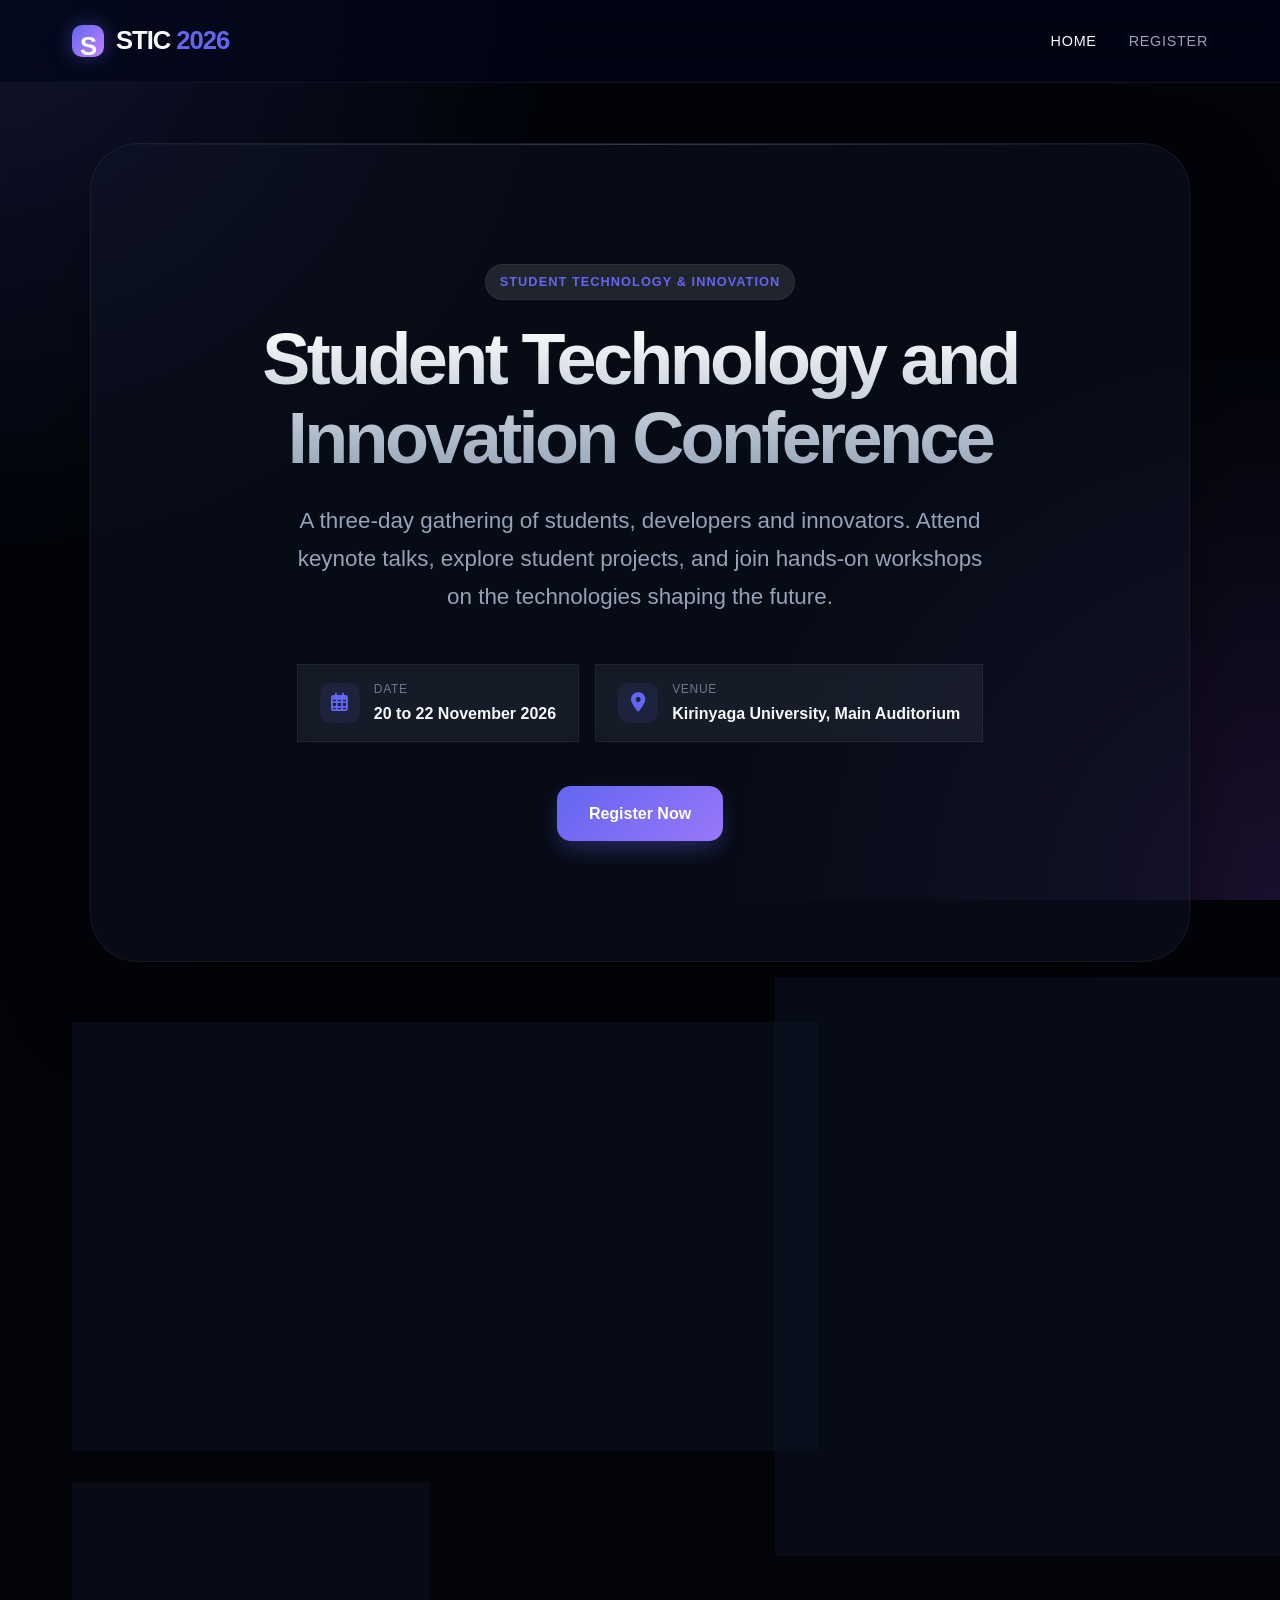
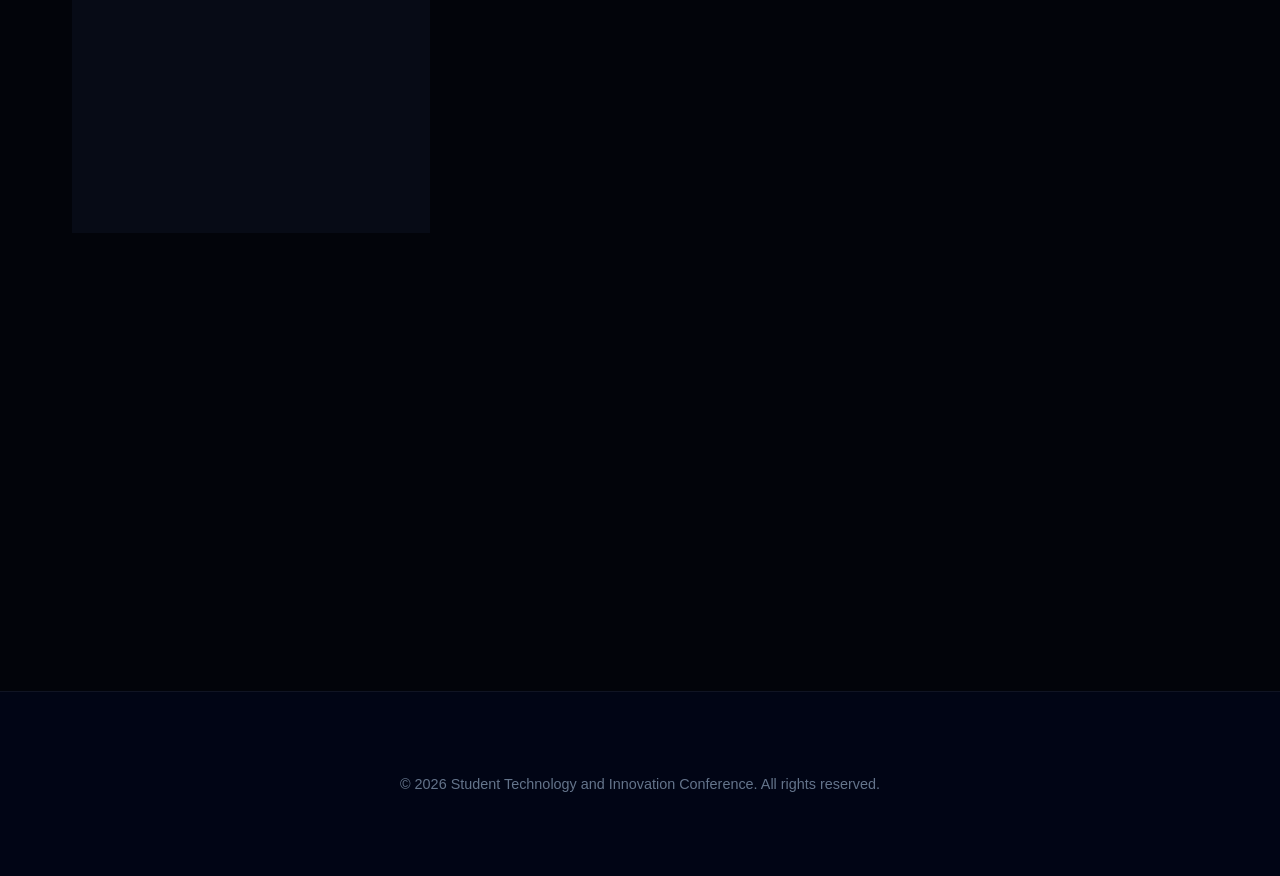
<file: CT100_G_24900_ConferenceProject/index.html>
<!DOCTYPE html>
<html lang="en">

<head>
  <meta charset="UTF-8">
  <meta name="viewport" content="width=device-width, initial-scale=1.0">
  <title>Student Technology and Innovation Conference</title>
  <link rel="stylesheet" href="https://cdnjs.cloudflare.com/ajax/libs/font-awesome/6.5.1/css/all.min.css">
  <link rel="stylesheet" href="css/style.css">
</head>

<body>
  <header class="site-header">
    <div class="container nav-bar">
      <a href="index.html" class="brand">
        <span class="brand-mark">S</span>
        <span>STIC <span class="brand-year">2026</span></span>
      </a>
      <nav class="nav-links">
        <a href="index.html" class="active">Home</a>
        <a href="register.html">Register</a>
      </nav>
    </div>
  </header>

  <main class="container">
    <!-- Hero section: conference name, description, date, venue -->
    <section class="hero">
      <span class="eyebrow">Student Technology & Innovation</span>
      <h1>Student Technology and Innovation Conference</h1>
      <p class="hero-text">
        A three-day gathering of students, developers and innovators.
        Attend keynote talks, explore student projects, and join hands-on
        workshops on the technologies shaping the future.
      </p>
      <div class="event-chips">
        <div class="chip">
          <span class="chip-icon"><i class="fa-regular fa-calendar-days"></i></span>
          <div>
            <small>Date</small>
            <strong>20 to 22 November 2026</strong>
          </div>
        </div>
        <div class="chip">
          <span class="chip-icon"><i class="fa-solid fa-location-dot"></i></span>
          <div>
            <small>Venue</small>
            <strong>Kirinyaga University, Main Auditorium</strong>
          </div>
        </div>
      </div>
      <a href="register.html" class="btn btn-primary">Register Now</a>
    </section>

    <!-- Quick overview of the participation options -->
    <section class="info-grid">
      <div class="info-card">
        <div class="feature-icon"><i class="fa-solid fa-microphone-lines"></i></div>
        <h2>Conference Only</h2>
        <p>Full access to keynotes, exhibitions and student project showcases.</p>
        <span class="feature-price">KSh 1,000 registration</span>
      </div>
      <div class="info-card featured">
        <span class="badge">Most popular</span>
        <div class="feature-icon"><i class="fa-solid fa-pen-to-square"></i></div>
        <h2>Workshop Participant</h2>
        <p>Everything in Conference Only, plus one hands-on workshop of your choice.</p>
        <span class="feature-price">KSh 1,750 registration + workshop</span>
      </div>
      <div class="info-card">
        <div class="feature-icon"><i class="fa-solid fa-utensils"></i></div>
        <h2>Lunch Catering</h2>
        <p>Add lunch for each conference day during registration.</p>
        <span class="feature-price">KSh 300 per day</span>
      </div>
    </section>

    <section class="cta-band">
      <div>
        <h2>Ready to join us?</h2>
        <p>Registration takes about two minutes. Your fee updates as you go.</p>
      </div>
      <a href="register.html" class="btn btn-light">Start registration</a>
    </section>
  </main>

  <footer class="site-footer">
    <p>&copy; 2026 Student Technology and Innovation Conference. All rights reserved.</p>
  </footer>
</body>

</html>
</file>
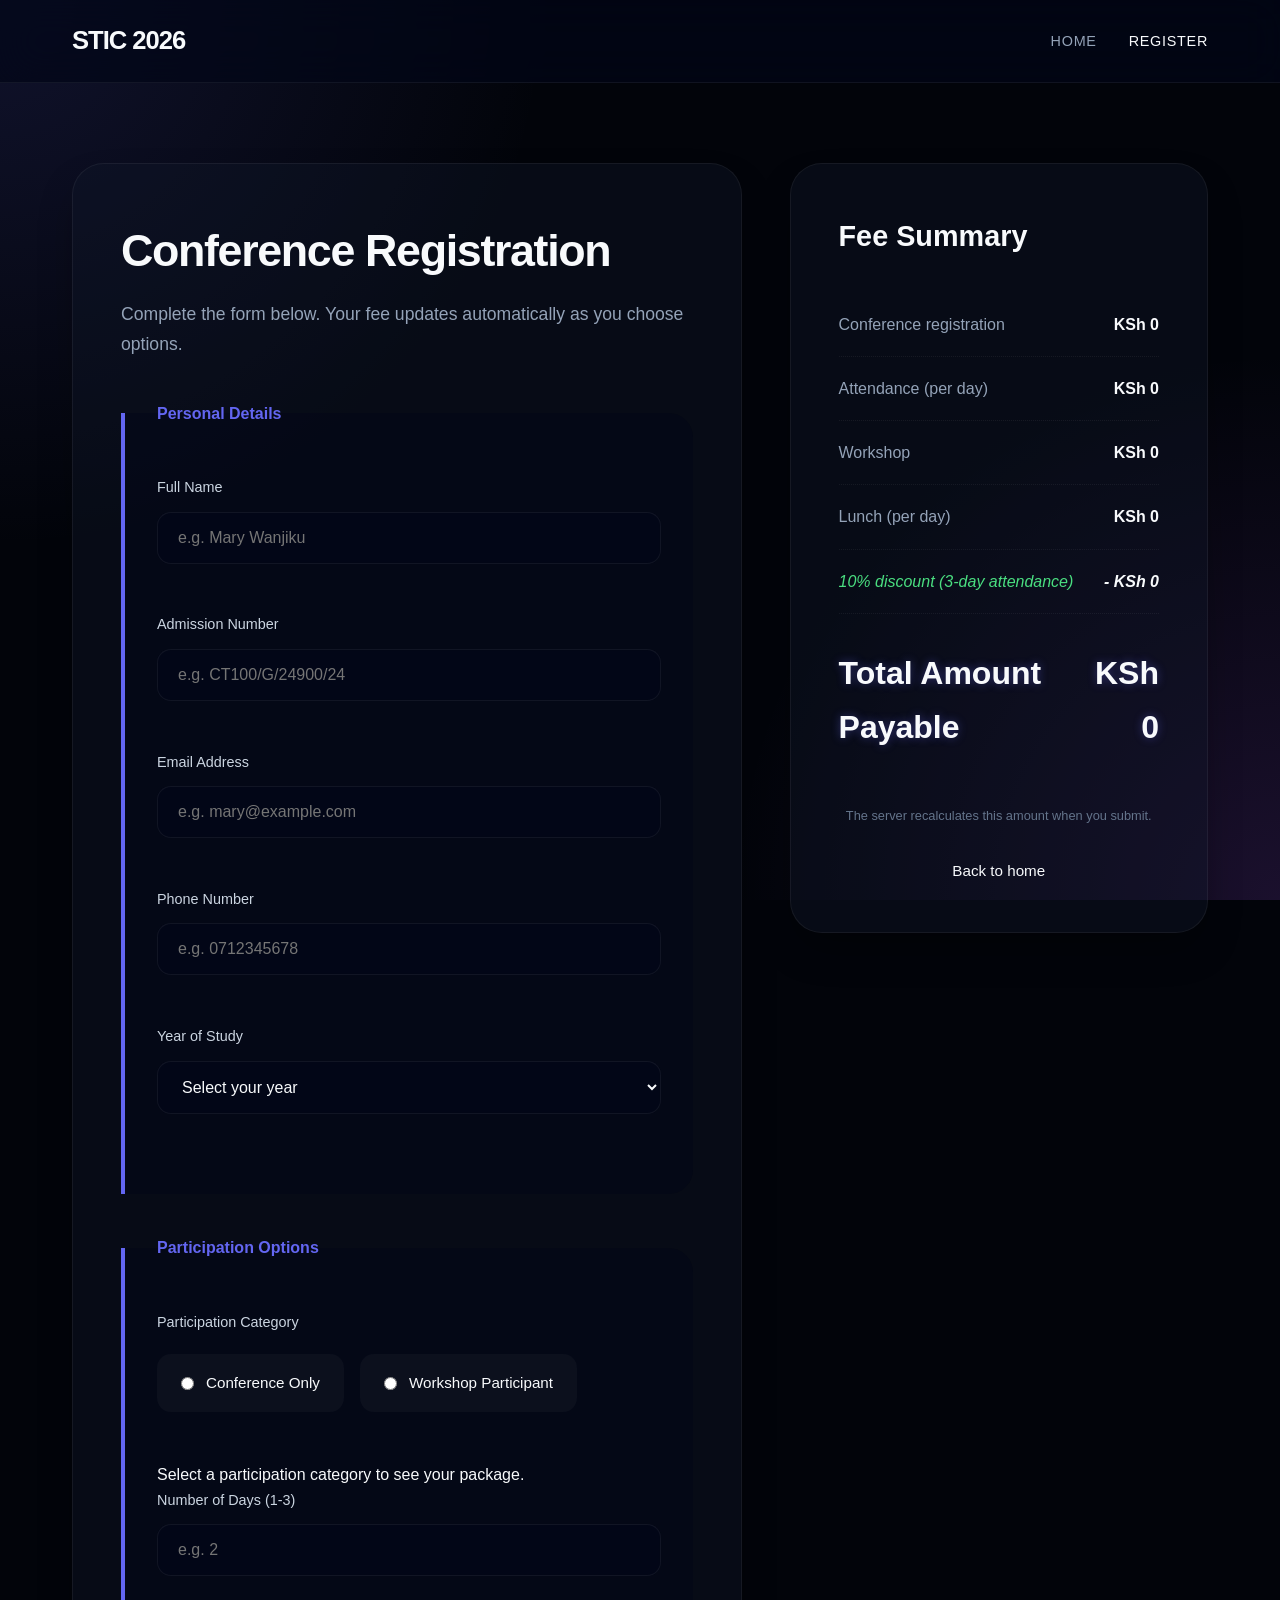
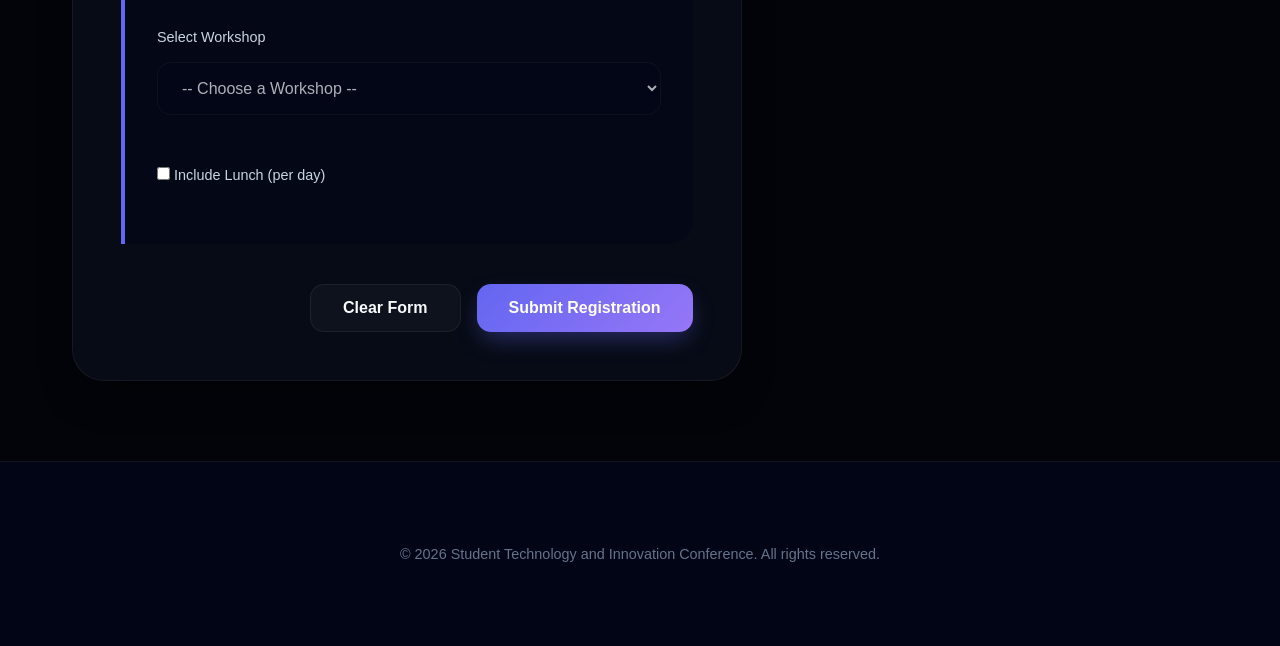
<file: CT100_G_24900_ConferenceProject/register.html>
<!DOCTYPE html>
<html lang="en">

<head>
  <meta charset="UTF-8">
  <meta name="viewport" content="width=device-width, initial-scale=1.0">
  <title>Register | Student Technology and Innovation Conference</title>
  <link rel="stylesheet" href="css/style.css">
</head>

<body>
  <header class="site-header">
    <div class="container nav-bar">
      <a href="index.html" class="brand">STIC 2026</a>
      <nav class="nav-links">
        <a href="index.html">Home</a>
        <a href="register.html" class="active">Register</a>
      </nav>
    </div>
  </header>

  <main class="container">
    <div class="register-layout">
      <!-- Registration form. novalidate turns off browser validation so script.js can  handle it -->
      <section class="form-card">
        <h1>Conference Registration</h1>
        <p class="intro">Complete the form below. Your fee updates automatically as you choose options.</p>

        <form id="registrationForm" action="process.php" method="POST" novalidate>

          <fieldset>
            <legend>Personal Details</legend>

            <div class="form-group">
              <label for="fullName">Full Name</label>
              <input type="text" id="fullName" name="fullName" placeholder="e.g. Mary Wanjiku">
              <span class="error-message" id="fullNameError"></span>
            </div>

            <div class="form-group">
              <label for="admissionNumber">Admission Number</label>
              <input type="text" id="admissionNumber" name="admissionNumber" placeholder="e.g. CT100/G/24900/24">
              <span class="error-message" id="admissionNumberError"></span>
            </div>

            <div class="form-group">
              <label for="email">Email Address</label>
              <input type="email" id="email" name="email" placeholder="e.g. mary@example.com">
              <span class="error-message" id="emailError"></span>
            </div>

            <div class="form-group">
              <label for="phone">Phone Number</label>
              <input type="tel" id="phone" name="phone" placeholder="e.g. 0712345678">
              <span class="error-message" id="phoneError"></span>
            </div>

            <div class="form-group">
              <label for="yearOfStudy">Year of Study</label>
              <select id="yearOfStudy" name="yearOfStudy">
                <option value="">Select your year</option>
                <option value="1">Year 1</option>
                <option value="2">Year 2</option>
                <option value="3">Year 3</option>
                <option value="4">Year 4</option>
              </select>
              <span class="error-message" id="yearOfStudyError"></span>
            </div>
          </fieldset>

          <fieldset>
            <legend>Participation Options</legend>

            <div class="form-group">
              <label>Participation Category</label>
              <div class="radio-group">
                <label>
                  <input type="radio" name="participationCategory" value="conferenceOnly"> Conference Only
                </label>
                <label>
                  <input type="radio" name="participationCategory" value="workshopParticipant"> Workshop Participant
                </label>
              </div>
              <span class="error-message" id="participationCategoryError"></span>
            </div>

            <div id="packageMessage" class="info-text">Select a participation category to see your package.</div>

            <div class="form-group">
              <label for="conferenceDays">Number of Days (1-3)</label>
              <input type="number" id="conferenceDays" name="conferenceDays" min="1" max="3" placeholder="e.g. 2">
              <span class="error-message" id="conferenceDaysError"></span>
            </div>

            <div class="form-group hidden" id="workshopSection">
              <label for="workshopSelect">Select Workshop</label>
              <select id="workshopSelect" name="workshopSelect" disabled>
                <option value="">-- Choose a Workshop --</option>
                <option value="web_dev">Modern Web Development</option>
                <option value="ai_ml">AI & Machine Learning</option>
                <option value="cyber_sec">Cybersecurity Essentials</option>
                <option value="cloud_comp">Cloud Computing</option>
              </select>
              <span class="error-message" id="workshopError"></span>
            </div>

            <div class="form-group checkbox-group">
              <label>
                <input type="checkbox" id="lunchOption" name="lunchOption"> Include Lunch (per day)
              </label>
            </div>
          </fieldset>

          <!-- Sent to process.php so the server can compare it with its own calculation -->
          <input type="hidden" id="clientTotal" name="clientTotal" value="0">

          <div class="button-row">
            <button type="reset" id="resetButton" class="btn btn-secondary">Clear Form</button>
            <button type="submit" class="btn btn-primary">Submit Registration</button>
          </div>
        </form>
      </section>

      <!-- Fee summary, updated by calculateFee() in the script.js -->
      <aside class="fee-card">
        <h2>Fee Summary</h2>
        <table class="fee-table">
          <tr>
            <td>Conference registration</td>
            <td id="feeRegistration">KSh 0</td>
          </tr>
          <tr>
            <td>Attendance (per day)</td>
            <td id="feeAttendance">KSh 0</td>
          </tr>
          <tr>
            <td>Workshop</td>
            <td id="feeWorkshop">KSh 0</td>
          </tr>
          <tr>
            <td>Lunch (per day)</td>
            <td id="feeMeals">KSh 0</td>
          </tr>
          <tr class="discount-row">
            <td>10% discount (3-day attendance)</td>
            <td id="feeDiscount">KSh 0</td>
          </tr>
          <tr class="total-row">
            <td>Total Amount Payable</td>
            <td id="feeTotal">KSh 0</td>
          </tr>
        </table>
        <p class="fee-note">The server recalculates this amount when you submit.</p>
        <a href="index.html" class="back-link">Back to home</a>
      </aside>
    </div>
  </main>

  <footer class="site-footer">
    <p>&copy; 2026 Student Technology and Innovation Conference. All rights reserved.</p>
  </footer>

  <script src="js/script.js"></script>
</body>

</html>
</file>
<file: CT100_G_24900_ConferenceProject/css/style.css>
* {
  margin: 0;
  padding: 0;
  box-sizing: border-box;
}

@keyframes fadeIn {
  from { opacity: 0; transform: translateY(20px); }
  to { opacity: 1; transform: translateY(0); }
}

@keyframes shimmer {
  0% { background-position: -200% 0; }
  100% { background-position: 200% 0; }
}

body {
  font-family: 'Inter', -apple-system, BlinkMacSystemFont, 'Segoe UI', Roboto, sans-serif;
  background-color: #02040a;
  background-image:
    radial-gradient(circle at 0% 0%, rgba(99, 102, 241, 0.15) 0%, transparent 35%),
    radial-gradient(circle at 100% 100%, rgba(168, 85, 247, 0.15) 0%, transparent 35%);
  background-attachment: fixed;
  color: #f8fafc;
  line-height: 1.7;
  -webkit-font-smoothing: antialiased;
  overflow-x: hidden;
}

main.container {
  animation: fadeIn 0.8s cubic-bezier(0.23, 1, 0.32, 1) forwards;
}

.container {
  max-width: 1200px;
  margin: 0 auto;
  padding: 0 2rem;
}

a {
  color: #6366f1;
  text-decoration: none;
  transition: all 0.3s ease;
}

/* --- Header & Navigation --- */
.site-header {
  background-color: rgba(2, 6, 23, 0.7);
  backdrop-filter: blur(20px);
  -webkit-backdrop-filter: blur(20px);
  padding: 1.2rem 0;
  position: sticky;
  top: 0;
  z-index: 1000;
  border-bottom: 1px solid rgba(255, 255, 255, 0.06);
}

.nav-bar {
  display: flex;
  justify-content: space-between;
  align-items: center;
}

.brand {
  color: #f8fafc;
  font-size: 1.6rem;
  font-weight: 800;
  letter-spacing: -0.04em;
  display: flex;
  align-items: center;
  gap: 12px;
}

.brand-mark {
  display: grid;
  place-items: center;
  width: 32px;
  height: 32px;
  border-radius: 10px;
  background: linear-gradient(135deg, #6366f1, #c084fc);
  color: #fff;
  font-weight: 800;
  box-shadow: 0 0 20px rgba(99, 102, 241, 0.4);
}

.brand-year {
  color: #6366f1;
}

.nav-links {
  display: flex;
  gap: 32px;
}

.nav-links a {
  color: #94a3b8;
  font-weight: 500;
  font-size: 0.9rem;
  text-transform: uppercase;
  letter-spacing: 0.05em;
  transition: color 0.3s ease;
}

.nav-links a.active {
  color: #f8fafc;
}

.nav-links a:hover {
  color: #6366f1;
}

/* --- Buttons --- */
.btn {
  display: inline-flex;
  align-items: center;
  justify-content: center;
  padding: 14px 32px;
  border: none;
  border-radius: 14px;
  font-size: 1rem;
  font-weight: 600;
  cursor: pointer;
  transition: all 0.4s cubic-bezier(0.23, 1, 0.32, 1);
  gap: 8px;
}

.btn-primary {
  background: linear-gradient(135deg, #6366f1, #c084fc);
  background-size: 200% auto;
  color: #ffffff;
  box-shadow: 0 10px 25px -5px rgba(99, 102, 241, 0.4);
  animation: shimmer 4s linear infinite;
}

.btn-primary:hover {
  transform: translateY(-3px) scale(1.02);
  box-shadow: 0 15px 30px -5px rgba(99, 102, 241, 0.4);
  filter: brightness(1.1);
}

.btn-secondary {
  background: rgba(255, 255, 255, 0.03);
  color: #f8fafc;
  border: 1px solid rgba(255, 255, 255, 0.06);
}

.btn-secondary:hover {
  background: rgba(255, 255, 255, 0.08);
  border-color: #94a3b8;
}

/* --- Home Page --- */
.hero {
  text-align: center;
  padding: 120px 40px;
  margin: 60px auto;
  background: rgba(15, 23, 42, 0.4);
  backdrop-filter: blur(20px);
  -webkit-backdrop-filter: blur(20px);
  border-radius: 48px;
  border: 1px solid rgba(255, 255, 255, 0.06);
  box-shadow: 0 40px 100px -20px rgba(0, 0, 0, 0.5);
  max-width: 1100px;
  position: relative;
  overflow: hidden;
}

.hero::before {
  content: '';
  position: absolute;
  top: 0; left: 0; right: 0; height: 1px;
  background: linear-gradient(to right, transparent, rgba(255, 255, 255, 0.2), transparent);
  pointer-events: none;
}

.hero h1 {
  font-size: clamp(2.5rem, 8vw, 4.5rem);
  color: #f8fafc;
  margin-bottom: 24px;
  line-height: 1.1;
  font-weight: 800;
  letter-spacing: -0.05em;
  background: linear-gradient(to bottom, #fff, #94a3b8);
  -webkit-background-clip: text;
  -webkit-text-fill-color: transparent;
}

.hero-text {
  max-width: 700px;
  margin: 0 auto 48px;
  color: #94a3b8;
  font-size: 1.4rem;
  font-weight: 400;
}

.eyebrow {
  display: inline-block;
  padding: 6px 14px;
  border-radius: 999px;
  font-size: 0.8rem;
  font-weight: 600;
  letter-spacing: 0.08em;
  text-transform: uppercase;
  background: rgba(255, 255, 255, 0.1);
  color: #6366f1;
  margin-bottom: 20px;
  border: 1px solid rgba(255, 255, 255, 0.06);
}

.event-chips {
  display: flex;
  justify-content: center;
  flex-wrap: wrap;
  gap: 16px;
  margin-bottom: 44px;
}

.chip {
  display: flex;
  align-items: center;
  gap: 14px;
  padding: 14px 22px;
  border-radius: var(--radius-md);
  background: rgba(255, 255, 255, 0.05);
  border: 1px solid rgba(255, 255, 255, 0.06);
  backdrop-filter: blur(8px);
  -webkit-backdrop-filter: blur(8px);
  text-align: left;
  transition: all 0.3s ease;
}

.chip:hover {
  background: rgba(255, 255, 255, 0.1);
  border-color: #6366f1;
}

.chip-icon {
  display: grid;
  place-items: center;
  width: 40px;
  height: 40px;
  border-radius: 10px;
  background: rgba(99, 102, 241, 0.1);
  color: #6366f1;
  font-size: 1.2rem;
  flex-shrink: 0;
}

.chip small {
  display: block;
  font-size: 0.75rem;
  text-transform: uppercase;
  letter-spacing: 0.06em;
  opacity: 0.7;
  color: #94a3b8;
}

.chip strong {
  font-weight: 600;
  color: #f8fafc;
}

.info-grid {
  display: grid;
  grid-template-columns: repeat(3, 1fr);
  gap: 32px;
  padding: 0 0 120px;
}

.info-card {
  background: rgba(15, 23, 42, 0.4);
  backdrop-filter: blur(20px);
  -webkit-backdrop-filter: blur(20px);
  padding: 48px;
  border-radius: 32px;
  border: 1px solid rgba(255, 255, 255, 0.06);
  transition: all 0.4s cubic-bezier(0.34, 1.56, 0.64, 1);
  position: relative;
  overflow: hidden;
}

.info-card:first-child {
  grid-column: span 2;
}

.info-card:hover {
  transform: translateY(-10px) scale(1.02);
  border-color: rgba(99, 102, 241, 0.4);
  background: rgba(15, 23, 42, 0.8);
  box-shadow: 0 30px 60px -15px rgba(0, 0, 0, 0.6), 0 0 20px rgba(99, 102, 241, 0.4);
}

.feature-icon {
  width: 56px;
  height: 56px;
  display: grid;
  place-items: center;
  font-size: 1.6rem;
  border-radius: 16px;
  background: rgba(99, 102, 241, 0.1);
  color: #6366f1;
  margin-bottom: 20px;
}

.feature-price {
  display: inline-block;
  font-size: 0.85rem;
  font-weight: 600;
  color: #6366f1;
  background: rgba(99, 102, 241, 0.1);
  padding: 6px 12px;
  border-radius: 999px;
  margin-top: 16px;
}

.badge {
  position: absolute;
  top: 20px;
  right: 20px;
  font-size: 0.72rem;
  font-weight: 700;
  text-transform: uppercase;
  letter-spacing: 0.06em;
  color: #fff;
  background: #6366f1;
  padding: 5px 10px;
  border-radius: 999px;
}

.info-card.featured {
  border-color: #6366f1;
  box-shadow: 0 0 0 1px #6366f1, 0 30px 60px -15px rgba(0, 0, 0, 0.6);
}

.info-card h2 {
  font-size: 1.8rem;
  margin-bottom: 16px;
  color: #f8fafc;
  font-weight: 700;
}

.info-card p {
  color: #94a3b8;
  font-size: 1.1rem;
}

/* --- Register Page Layout --- */
.register-layout {
  display: grid;
  grid-template-columns: 1.6fr 1fr;
  gap: 48px;
  padding: 80px 0;
  align-items: start;
}

.form-card,
.fee-card,
.result-card {
  background: rgba(15, 23, 42, 0.4);
  backdrop-filter: blur(20px);
  -webkit-backdrop-filter: blur(20px);
  padding: 48px;
  border-radius: 32px;
  border: 1px solid rgba(255, 255, 255, 0.06);
  box-shadow: 0 20px 40px -10px rgba(0, 0, 0, 0.4);
}

.form-card h1,
.result-card h1 {
  color: #f8fafc;
  margin-bottom: 12px;
  font-size: 2.8rem;
  font-weight: 800;
  letter-spacing: -0.03em;
}

.intro {
  color: #94a3b8;
  margin-bottom: 40px;
  font-size: 1.1rem;
}

fieldset {
  border: none;
  border-left: 4px solid #6366f1;
  border-radius: 0 24px 24px 0;
  padding: 32px;
  margin-bottom: 40px;
  background-color: rgba(2, 6, 23, 0.4);
}

legend {
  font-weight: 700;
  color: #6366f1;
  padding: 0;
  font-size: 1rem;
  text-transform: none;
  letter-spacing: normal;
  margin-bottom: 16px;
  display: block;
}

/* --- Form Elements --- */
.form-group {
  display: flex;
  flex-direction: column;
  gap: 12px;
  margin-bottom: 24px;
}

.form-group label {
  font-weight: 500;
  color: #cbd5e1;
  font-size: 0.9rem;
}

.form-group input,
.form-group select {
  padding: 16px 20px;
  border: 1px solid rgba(255, 255, 255, 0.06);
  border-radius: 14px;
  font-size: 1rem;
  color: #f8fafc;
  background-color: rgba(2, 6, 23, 0.7);
  backdrop-filter: blur(4px);
  transition: all 0.3s ease;
}

.form-group input:focus,
.form-group select:focus {
  outline: none;
  border-color: #6366f1;
  background-color: rgba(2, 6, 23, 1);
  box-shadow: 0 0 15px rgba(99, 102, 241, 0.4);
}

.radio-group {
  display: flex;
  gap: 16px;
  flex-wrap: wrap;
  margin-top: 8px;
}

.radio-group label,
.checkbox-label {
  font-weight: 400;
  display: flex;
  align-items: center;
  gap: 12px;
  cursor: pointer;
  padding: 16px 24px;
  border: 1px solid var(--border-glass);
  border-radius: 14px;
  background: rgba(255, 255, 255, 0.03);
  transition: all 0.3s ease;
  font-size: 0.95rem;
  color: var(--text-muted);
}

.radio-group label:hover {
  background: rgba(255, 255, 255, 0.08);
  border-color: var(--text-muted);
}

.radio-group label:has(input:checked) {
  border-color: var(--primary);
  background: rgba(99, 102, 241, 0.1);
  color: var(--primary);
  font-weight: 600;
}

.error-message {
  color: #fb7185;
  font-size: 0.8rem;
  min-height: 1em;
  font-weight: 500;
}

.package-message {
  margin-top: 16px;
  padding: 20px;
  background-color: rgba(99, 102, 241, 0.1);
  border-radius: 16px;
  font-size: 0.95rem;
  color: #c7d2fe;
  border: 1px solid rgba(99, 102, 241, 0.3);
  font-weight: 500;
}

.button-row {
  display: flex;
  justify-content: flex-end;
  gap: 16px;
  margin-top: 32px;
}

/* --- Fee Summary --- */
.fee-card h2 {
  margin-bottom: 32px;
  color: var(--text-main);
  font-size: 1.8rem;
  font-weight: 800;
}

.fee-table {
  width: 100%;
  border-collapse: collapse;
  margin-bottom: 32px;
}

.fee-table td {
  padding: 18px 0;
  border-bottom: 1px dotted rgba(255, 255, 255, 0.06);
  color: #94a3b8;
  font-size: 1rem;
}

.fee-table td:last-child {
  text-align: right;
  font-weight: 600;
  color: #f8fafc;
}

.discount-row td {
  color: #4ade80;
  font-style: italic;
}

.total-row td {
  font-size: 2rem;
  color: #f8fafc;
  border-bottom: none;
  padding-top: 32px;
  font-weight: 800;
  text-shadow: 0 0 10px rgba(99, 102, 241, 0.4);
}

.fee-note {
  font-size: 0.8rem;
  color: #64748b;
  margin-bottom: 32px;
  text-align: center;
}

.back-link {
  display: block;
  text-align: center;
  font-size: 0.95rem;
  color: var(--text-muted);
  font-weight: 500;
}

/* --- Footer --- */
.site-footer {
  text-align: center;
  padding: 80px 0;
  color: #64748b;
  background-color: rgba(2, 6, 23, 0.9);
  border-top: 1px solid rgba(255, 255, 255, 0.06);
  font-size: 0.9rem;
}

/* --- Responsive --- */
@media (max-width: 1024px) {
  .register-layout { grid-template-columns: 1fr; }
  .hero h1 { font-size: 3.5rem; }
}

@media (max-width: 850px) {
  .register-layout {
    grid-template-columns: 1fr;
    padding: 40px 0;
  }
  .info-grid {
    grid-template-columns: 1fr;
  }
  .info-card:first-child {
    grid-column: span 1;
  }
}

@media (max-width: 640px) {
  .nav-bar { flex-direction: column; gap: 20px; }
  .nav-links { gap: 16px; }
  .button-row { flex-direction: column; }
  .hero { padding: 80px 24px; }
}
.cta-band {
  display: flex;
  justify-content: space-between;
  align-items: center;
  gap: 24px;
  margin: 60px auto 100px;
  padding: 48px;
  border-radius: 32px;
  background: var(--bg-card);
  border: 1px solid var(--border-glass);
  backdrop-filter: blur(20px);
  -webkit-backdrop-filter: blur(20px);
  color: #fff;
}

.cta-band h2 {
  font-size: 1.8rem;
  margin-bottom: 6px;
  font-weight: 800;
}

.cta-band p {
  opacity: 0.75;
  color: var(--text-muted);
}

.btn-light {
  background: #fff;
  color: var(--primary);
  font-weight: 700;
}

.btn-light:hover {
  color: var(--primary-hover);
  transform: translateY(-3px) scale(1.02);
}
</file>
